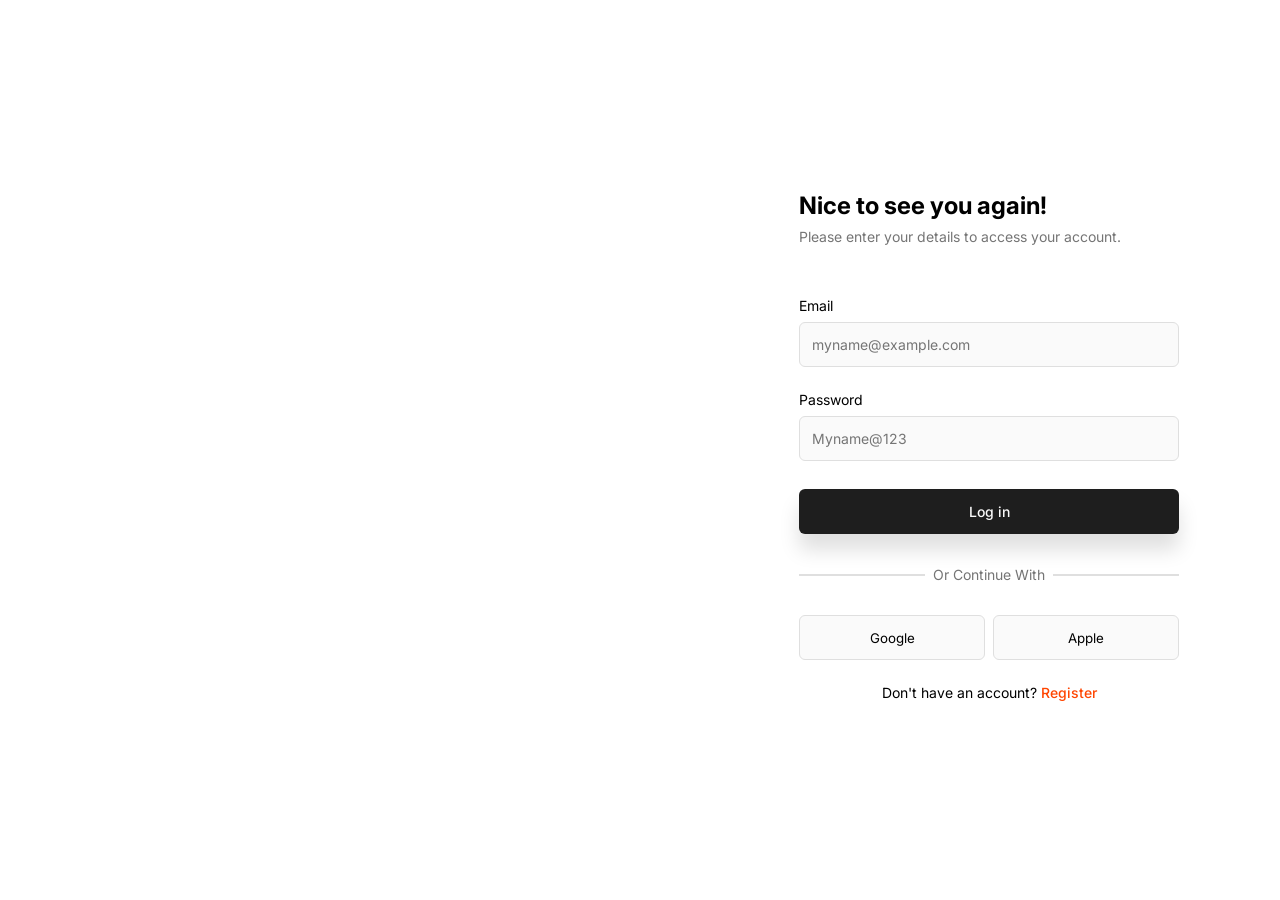
<file: index.html>
<!doctype html>
<html lang="en">
  <head>
    <meta charset="UTF-8" />
    <meta name="viewport" content="width=device-width, initial-scale=1.0" />
    <title>Login</title>
    <link rel="stylesheet" href="src/css/index.css" />
  </head>
  <body>
    <main class="main-container">
      <!-- Banner Container -->
      <div class="banner-container">
      </div>
      <!-- Login Container -->
      <div class="login-container">
          <!-- Form -->
          <form class="form-container" onsubmit="handleFormSubmit(event)">
            <!-- Login Container Header -->
            <div class="header">
              <h2>Nice to see you again!</h2>
              <p>Please enter your details to access your account.</p>
              <span id="login-error" class="error-message"></span>
            </div>
            <!-- Email -->
            <div class="user-input">
                <label for="email">Email</label>
                <input type="email" id="email" name="email" placeholder="myname@example.com" autocomplete="off" onblur="validateEmail()">
                <span id="email-error" class="error-message"></span>
            </div>
            <!-- Password -->
            <div class="user-input">
                <label for="pwd">Password</label>
                <input type="password" id="pwd" name="password" placeholder="Myname@123" autocomplete="off" onblur="validatePassword()">
                <span id="password-error" class="error-message"></span>
            </div>
            <!-- Sumbit -->
            <div class="sumbit-button">
                <button type="submit">Log in</button>
            </div>
            <!-- Or continue with -->
            <div class="or-splitter">
                <div><p>Or Continue With</p></div>
            </div>
            <!-- Alternate Login -->
            <div class="alternate-login">
            <button type="button">Google</button>
            <button type="button">Apple</button>
            </div>
            <!-- Register Account -->
            <div class="register-account">
                <p>Don't have an account? <a href="src/html/registeration.html">Register</a></p>
            </div>
        </form>
      </div>
    </main>
    <script src="src/javascript/index.js"></script>
  </body>
</html>
</file>
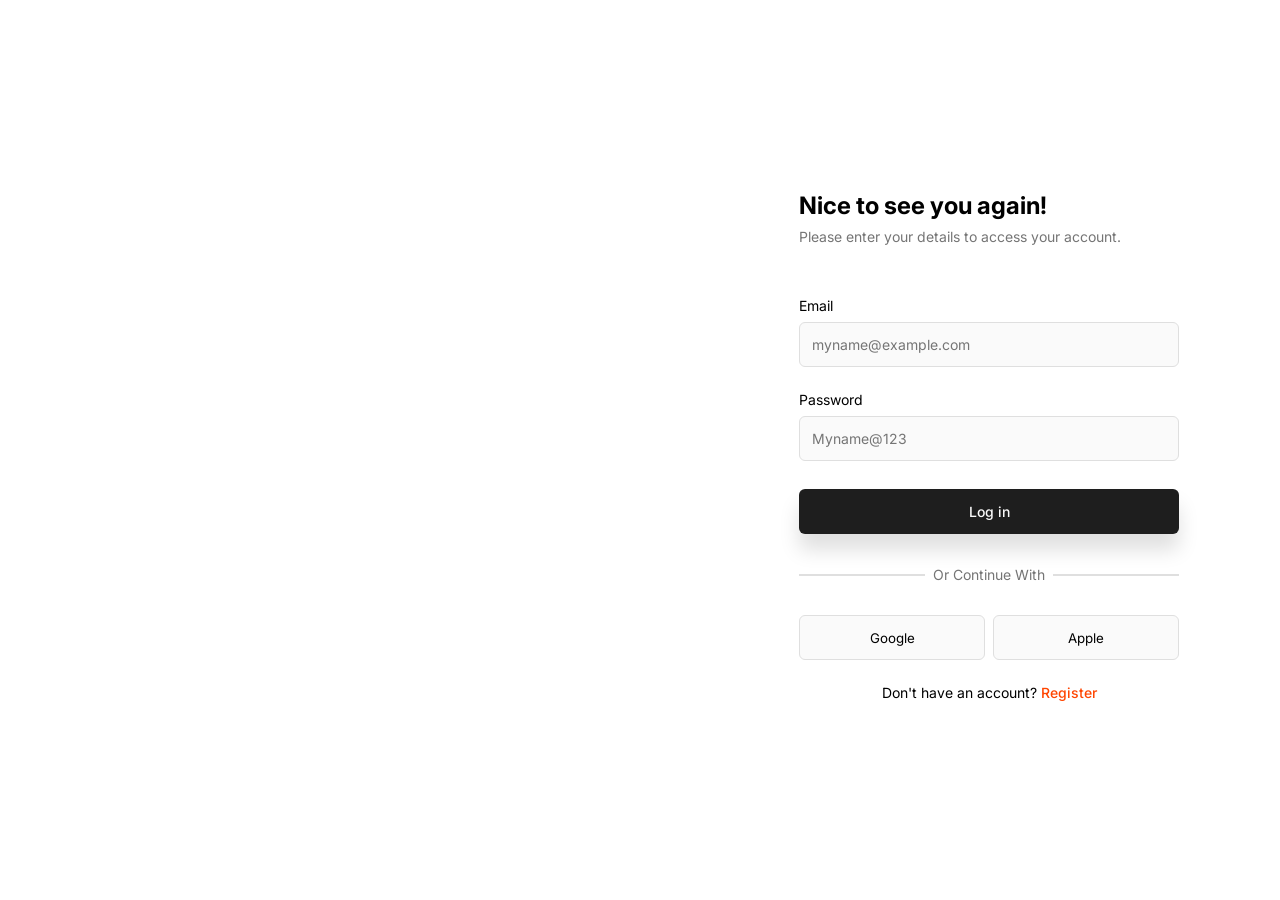
<file: src/index.html>
<!doctype html>
<html lang="en">
  <head>
    <meta charset="UTF-8" />
    <meta name="viewport" content="width=device-width, initial-scale=1.0" />
    <title>Login</title>
    <link rel="stylesheet" href="/src/css/index.css" />
  </head>
  <body>
    <main class="main-container">
      <!-- Banner Container -->
      <div class="banner-container">
      </div>
      <!-- Login Container -->
      <div class="login-container">
          <!-- Form -->
          <form class="form-container" onsubmit="handleFormSubmit(event)">
            <!-- Login Container Header -->
            <div class="header">
              <h2>Nice to see you again!</h2>
              <p>Please enter your details to access your account.</p>
              <span id="login-error" class="error-message"></span>
            </div>
            <!-- Email -->
            <div class="user-input">
                <label for="email">Email</label>
                <input type="email" id="email" name="email" placeholder="myname@example.com" autocomplete="off" onblur="validateEmail()">
                <span id="email-error" class="error-message"></span>
            </div>
            <!-- Password -->
            <div class="user-input">
                <label for="pwd">Password</label>
                <input type="password" id="pwd" name="password" placeholder="Myname@123" autocomplete="off" onblur="validatePassword()">
                <span id="password-error" class="error-message"></span>
            </div>
            <!-- Sumbit -->
            <div class="sumbit-button">
                <button type="submit">Log in</button>
            </div>
            <!-- Or continue with -->
            <div class="or-splitter">
                <div><p>Or Continue With</p></div>
            </div>
            <!-- Alternate Login -->
            <div class="alternate-login">
            <button type="button">Google</button>
            <button type="button">Apple</button>
            </div>
            <!-- Register Account -->
            <div class="register-account">
                <p>Don't have an account? <a href="/src/html/registeration.html">Register</a></p>
            </div>
        </form>
      </div>
    </main>
    <script src="/src/javascript/index.js"></script>
  </body>
</html>
</file>
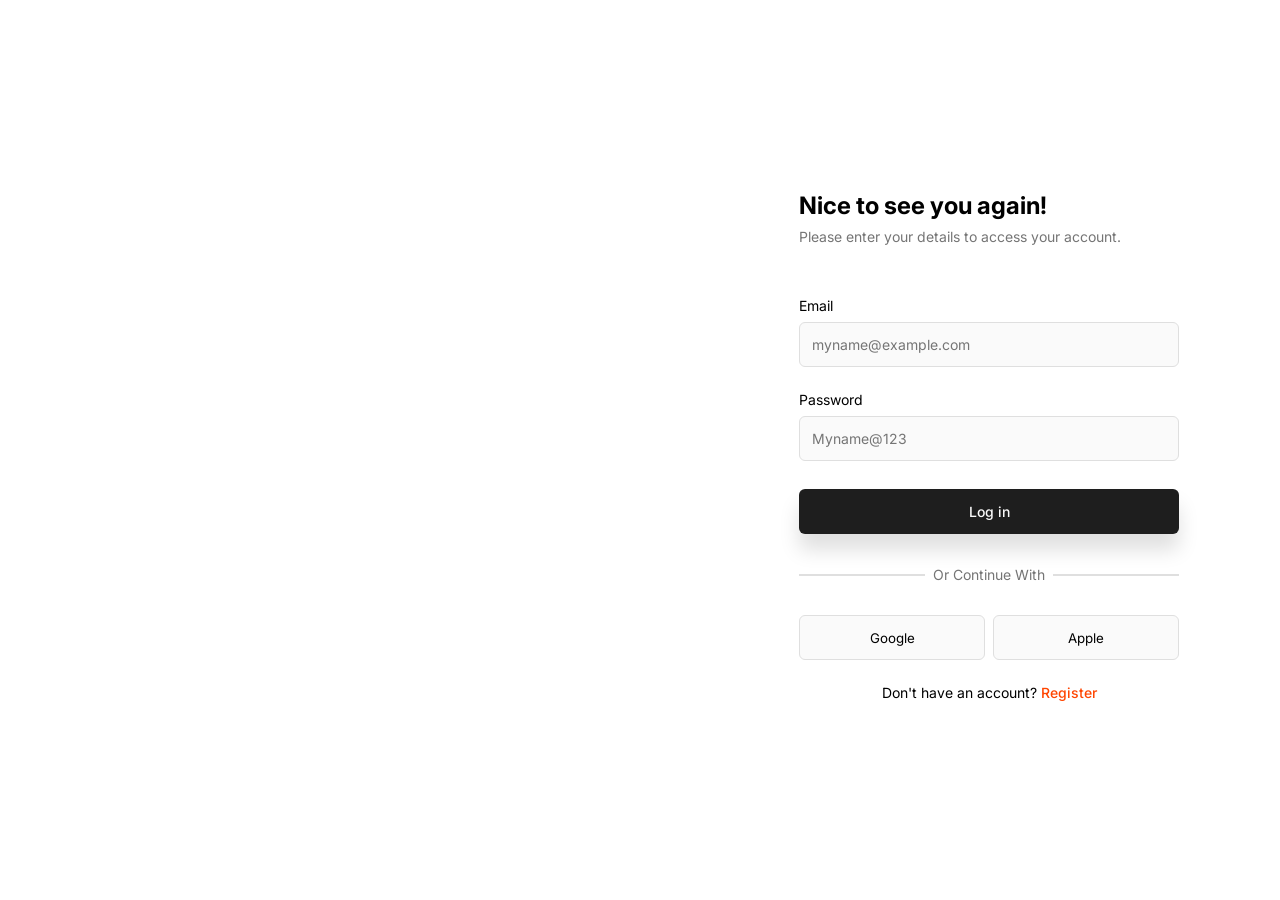
<file: src/html/index.html>
<!doctype html>
<html lang="en">
  <head>
    <meta charset="UTF-8" />
    <meta name="viewport" content="width=device-width, initial-scale=1.0" />
    <title>Login</title>
    <link rel="stylesheet" href="../css/index.css" />
  </head>
  <body>
    <main class="main-container">
      <!-- Banner Container -->
      <div class="banner-container">
      </div>
      <!-- Login Container -->
      <div class="login-container">
          <!-- Form -->
          <form class="form-container" onsubmit="handleFormSubmit(event)">
            <!-- Login Container Header -->
            <div class="header">
              <h2>Nice to see you again!</h2>
              <p>Please enter your details to access your account.</p>
              <span id="login-error" class="error-message"></span>
            </div>
            <!-- Email -->
            <div class="user-input">
                <label for="email">Email</label>
                <input type="email" id="email" name="email" placeholder="myname@example.com" autocomplete="off" onblur="validateEmail()">
                <span id="email-error" class="error-message"></span>
            </div>
            <!-- Password -->
            <div class="user-input">
                <label for="pwd">Password</label>
                <input type="password" id="pwd" name="password" placeholder="Myname@123" autocomplete="off" onblur="validatePassword()">
                <span id="password-error" class="error-message"></span>
            </div>
            <!-- Sumbit -->
            <div class="sumbit-button">
                <button type="submit">Log in</button>
            </div>
            <!-- Or continue with -->
            <div class="or-splitter">
                <div><p>Or Continue With</p></div>
            </div>
            <!-- Alternate Login -->
            <div class="alternate-login">
            <button type="button">Google</button>
            <button type="button">Apple</button>
            </div>
            <!-- Register Account -->
            <div class="register-account">
                <p>Don't have an account? <a href="../html/registeration.html">Register</a></p>
            </div>
        </form>
      </div>
    </main>
    <script src="../javascript/index.js"></script>
  </body>
</html>
</file>
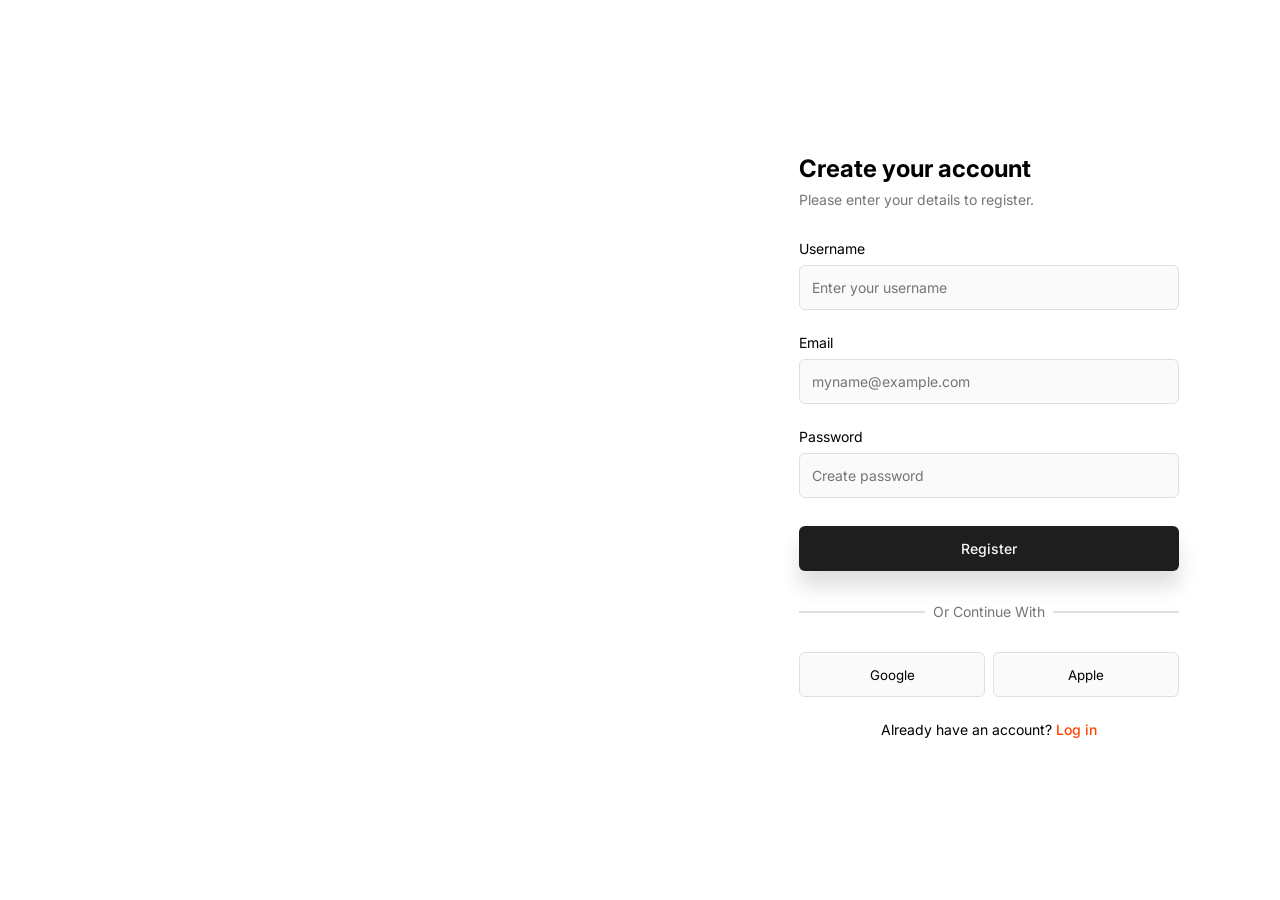
<file: src/html/registeration.html>
<!doctype html>
<html lang="en">
  <head>
    <meta charset="UTF-8" />
    <meta name="viewport" content="width=device-width, initial-scale=1.0" />
    <title>Register</title>
    <link rel="stylesheet" href="../../src/css/register.css" />
  </head>
  <body>
    <main class="main-container">
      <!-- Banner -->
      <div class="banner-container"></div>
      <!-- Register Container -->
      <div class="register-container">
        <form class="form-container" onsubmit="handleRegister(event)">
          <!-- Header -->
          <div class="header">
            <h2>Create your account</h2>
            <p>Please enter your details to register.</p>
          </div>
          <!-- Username -->
          <div class="user-input">
            <label for="username">Username</label>
            <input
              type="text"
              id="username"
              placeholder="Enter your username"
              autocomplete="off"
              onblur="validateUsername()"
            />
            <span id="username-error" class="error-message"></span>
          </div>
          <!-- Email -->
          <div class="user-input">
            <label for="email">Email</label>
            <input
              type="email"
              id="email"
              placeholder="myname@example.com"
              autocomplete="off"
              onblur="validateEmail()"
            />
            <span id="email-error" class="error-message"></span>
          </div>
          <!-- Password -->
          <div class="user-input">
            <label for="pwd">Password</label>
            <input
              type="password"
              id="pwd"
              placeholder="Create password"
              autocomplete="off"
              onblur="validatePassword()"
            />
            <span id="password-error" class="error-message"></span>
          </div>
          <!-- Register Button -->
          <div class="sumbit-button">
            <button type="submit">Register</button>
          </div>
          <!-- Or continue with -->
          <div class="or-splitter">
            <div><p>Or Continue With</p></div>
          </div>
          <!-- Alternate Login -->
          <div class="alternate-login">
            <button type="button">Google</button>
            <button type="button">Apple</button>
          </div>
          <!-- Register Account -->
          <div class="register-account">
            <p>
              Already have an account?
              <a href="../../index.html">Log in</a>
            </p>
          </div>
        </form>
      </div>
    </main>
    <script src="../../src/javascript/register.js"></script>
  </body>
</html>
</file>
<file: src/css/index.css>
@import url('https://fonts.googleapis.com/css2?family=Inter:ital,opsz,wght@0,14..32,100..900;1,14..32,100..900&display=swap');
*{
    box-sizing: border-box;
    margin: 0;
    padding: 0;
    font-family: "Inter", sans-serif;

}
:root{
    --surface-bg: #fff;
    --input-field: #fafafa;
    --input-border: #dfdfdf;
    --placeholer-text: #757575;
    --button-primary: #1e1e1e;
    --button-secondary: #dfdfdf;
    --stroke: #dfdfdf;
    --text-black: #1e1e1e;
    --text-white: #fafafa;
    --text-secondary: #757575;
    --base-black: #1e1e1e;
    --base-white: #fff;
    --primary-color: orangered;
}
body{
    color: var(--text-primary) ;
}
.main-container{
    height: 100vh;
    width: 100%;
    display: flex;
    flex-direction: row;
}

/* Banner Container --------------------------------------- */
.banner-container{
    height: 100%;
    width: 60%;
    background-image: url("https://i.pinimg.com/1200x/2b/98/88/2b9888c054781328a6ffad2370ead6f4.jpg");
    background-position: center;
    background-size: cover;
}

/* Login Container --------------------------------------- */
.login-container{
    height: 100%;
    width: 50%;
    display: flex;
    flex-direction: column;
    justify-content: center;
    align-items: center;
    gap: 24px;
    /* padding: 0 60px; */
}
/* Header */
.login-container .header{
    margin-bottom: 16px;
}
.login-container .header p{
    font-size: 14px;
    color: var(--text-secondary);
    margin-top: 8px;
}
/* Form */
.form-container{
    display: flex;
    flex-direction: column; 
    gap: 16px;
    /* width: 100%; */
}
.user-input{
    display: flex;
    flex-direction: column;
}
.user-input label{
    font-size: 14px;
    margin-bottom: 8px;
}
.user-input input{
    height: 45px;
    width: 380px;
    padding: 0 12px;
    border: 1px solid var(--input-border);
    border-radius: 6px;
    background: var(--input-field);
    outline: none;
    font-size: 14px;
    z-index: 1;
    /* transition: all .1s ease; */
}
.user-input input:focus{
    /* border: 2px solid var(--placeholer-text); */
    outline: 2px solid var(--base-black);
    background: #f6f6f6;
}

/* Error Message */
.error-message {
    color: #e04747;
    /* background: #fff3f3; */
    padding: 4px;
    font-size: 12px;
    /* position: relative;
    top: -8px;
    z-index: 0; */
}

/* Submit Button */
.sumbit-button button{
    height: 45px;
    width: 100%;
    margin-top: 4px;
    margin-bottom: 16px;
    border: none;
    border-radius: 6px;
    color: var(--text-white);
    background: var(--button-primary);
    font-size: 14px;
    font-weight: 500;
    cursor: pointer;
    box-shadow: 0px 16px 20px #00000020;
    transition: all .3s ease;
}
.sumbit-button button:hover{
    background: #272727;
}
.sumbit-button button:active{
    background: #000000;
}

/* Or Splitter */
.or-splitter{
    width: 100%;
    display: flex;
    flex-direction: row;
    gap: 8px;
    align-items: center;
    justify-content: center;
    font-size: 14px;
    white-space: nowrap;
    color: var(--text-secondary);
    margin-bottom: 16px;
}
.or-splitter::before{
    width: 100%;
    content: "";
    border: 1px solid var(--stroke);
}
.or-splitter::after{
    width: 100%;
    content: "";
    border: 1px solid var(--stroke);
}

/* Alternate Login */
.alternate-login{
    display: flex;
    flex-direction: row;
    gap: 8px;
    justify-content: space-between;
    align-items: center;
}
.alternate-login button{
    height: 45px;
    width: 100%;
    border: 1px solid var(--button-secondary);
    background: var(--input-field);
    border-radius: 6px;
    cursor: pointer;
}

/* Register Account */
.register-account{
    text-align: center;
    margin: 8px 0;
    font-size: 14px;
}
.register-account a{
    text-decoration: none;
    color: var(--primary-color);
    font-weight: 500;
}

/* ===================== RESPONSIVE ===================== */

@media (max-width: 900px) {
    .banner-container {
        width: 40%;
    }
    .login-container {
        width: 60%;
    }
}

@media (max-width: 600px) {

    .main-container {
        flex-direction: column;
    }

    .banner-container {
        display: none;
    }

    .login-container {
        width: 100%;
        height: 100%;
        padding: 48px 24px;
        justify-content: flex-start;
        overflow-y: auto;
    }

    .form-container {
        width: 100%;
    }

    .user-input input {
        width: 100%;
        min-width: unset;
    }

    .header h2 {
        font-size: 22px;
    }

    .header p {
        font-size: 13px;
    }

    .sumbit-button button {
        width: 100%;
    }

    .alternate-login button {
        font-size: 13px;
    }

}
</file>
<file: src/css/register.css>
@import url('https://fonts.googleapis.com/css2?family=Inter:ital,opsz,wght@0,14..32,100..900;1,14..32,100..900&display=swap');
*{
    box-sizing: border-box;
    margin: 0;
    padding: 0;
    font-family: "Inter", sans-serif;

}
:root{
    --surface-bg: #fff;
    --input-field: #fafafa;
    --input-border: #dfdfdf;
    --placeholer-text: #757575;
    --button-primary: #1e1e1e;
    --button-secondary: #dfdfdf;
    --stroke: #dfdfdf;
    --text-black: #1e1e1e;
    --text-white: #fafafa;
    --text-secondary: #757575;
    --base-black: #1e1e1e;
    --base-white: #fff;
    --primary-color: orangered;
}
body{
    color: var(--text-primary) ;
}
.main-container{
    height: 100vh;
    width: 100%;
    display: flex;
    flex-direction: row;
}

/* Banner Container --------------------------------------- */
.banner-container{
    height: 100%;
    width: 60%;
    background-image: url("https://i.pinimg.com/1200x/2b/98/88/2b9888c054781328a6ffad2370ead6f4.jpg");
    background-position: center;
    background-size: cover;
}

/* Register Container --------------------------------------- */
.register-container{
    height: 100%;
    width: 50%;
    display: flex;
    flex-direction: column;
    justify-content: center;
    align-items: center;
    gap: 24px;
}
/* Header */
.register-container .header{
    margin-bottom: 16px;
}
.register-container .header p{
    font-size: 14px;
    color: var(--text-secondary);
    margin-top: 8px;
}
/* Form */
.form-container{
    display: flex;
    flex-direction: column; 
    gap: 16px;
    /* width: 100%; */
}
.user-input{
    display: flex;
    flex-direction: column;
}
.user-input label{
    font-size: 14px;
    margin-bottom: 8px;
}
.user-input input{
    height: 45px;
    width: 380px;
    padding: 0 12px;
    border: 1px solid var(--input-border);
    border-radius: 6px;
    background: var(--input-field);
    outline: none;
    font-size: 14px;
    z-index: 1;
    /* transition: all .1s ease; */
}
.user-input input:focus{
    /* border: 2px solid var(--placeholer-text); */
    outline: 2px solid var(--base-black);
    background: #f6f6f6;
}

/* Error Message */
.user-input .error-message{
    color: #e04747;
    /* background: #fff3f3; */
    padding: 4px;
    font-size: 12px;
    /* position: relative;
    top: -8px;
    z-index: 0; */
}

/* Submit Button */
.sumbit-button button{
    height: 45px;
    width: 100%;
    margin-top: 4px;
    margin-bottom: 16px;
    border: none;
    border-radius: 6px;
    color: var(--text-white);
    background: var(--button-primary);
    font-size: 14px;
    font-weight: 500;
    cursor: pointer;
    box-shadow: 0px 16px 20px #00000020;
    transition: all .3s ease;
}
.sumbit-button button:hover{
    background: #272727;
}
.sumbit-button button:active{
    background: #000000;
}

/* Or Splitter */
.or-splitter{
    width: 100%;
    display: flex;
    flex-direction: row;
    gap: 8px;
    align-items: center;
    justify-content: center;
    font-size: 14px;
    white-space: nowrap;
    color: var(--text-secondary);
    margin-bottom: 16px;
}
.or-splitter::before{
    width: 100%;
    content: "";
    border: 1px solid var(--stroke);
}
.or-splitter::after{
    width: 100%;
    content: "";
    border: 1px solid var(--stroke);
}

/* Alternate Login */
.alternate-login{
    display: flex;
    flex-direction: row;
    gap: 8px;
    justify-content: space-between;
    align-items: center;
}
.alternate-login button{
    height: 45px;
    width: 100%;
    border: 1px solid var(--button-secondary);
    background: var(--input-field);
    border-radius: 6px;
    cursor: pointer;
}

/* Register Account */
.register-account{
    text-align: center;
    margin: 8px 0;
    font-size: 14px;
}
.register-account a{
    text-decoration: none;
    color: var(--primary-color);
    font-weight: 500;
}

/* ===================== RESPONSIVE ===================== */

@media (max-width: 900px) {
    .banner-container {
        width: 40%;
    }
    
    .register-container {
        width: 60%;
    }
}

@media (max-width: 600px) {

    .main-container {
        flex-direction: column;
    }

    .banner-container {
        display: none;
    }

    .register-container {
        width: 100%;
        height: 100%;
        padding: 48px 24px;
        justify-content: flex-start;
        overflow-y: auto;
    }

    .form-container {
        width: 100%;
    }

    .user-input input {
        width: 100%;
        min-width: unset;
    }

    .header h2 {
        font-size: 22px;
    }

    .header p {
        font-size: 13px;
    }

    .sumbit-button button {
        width: 100%;
    }

    .alternate-login button {
        font-size: 13px;
    }

}
</file>
